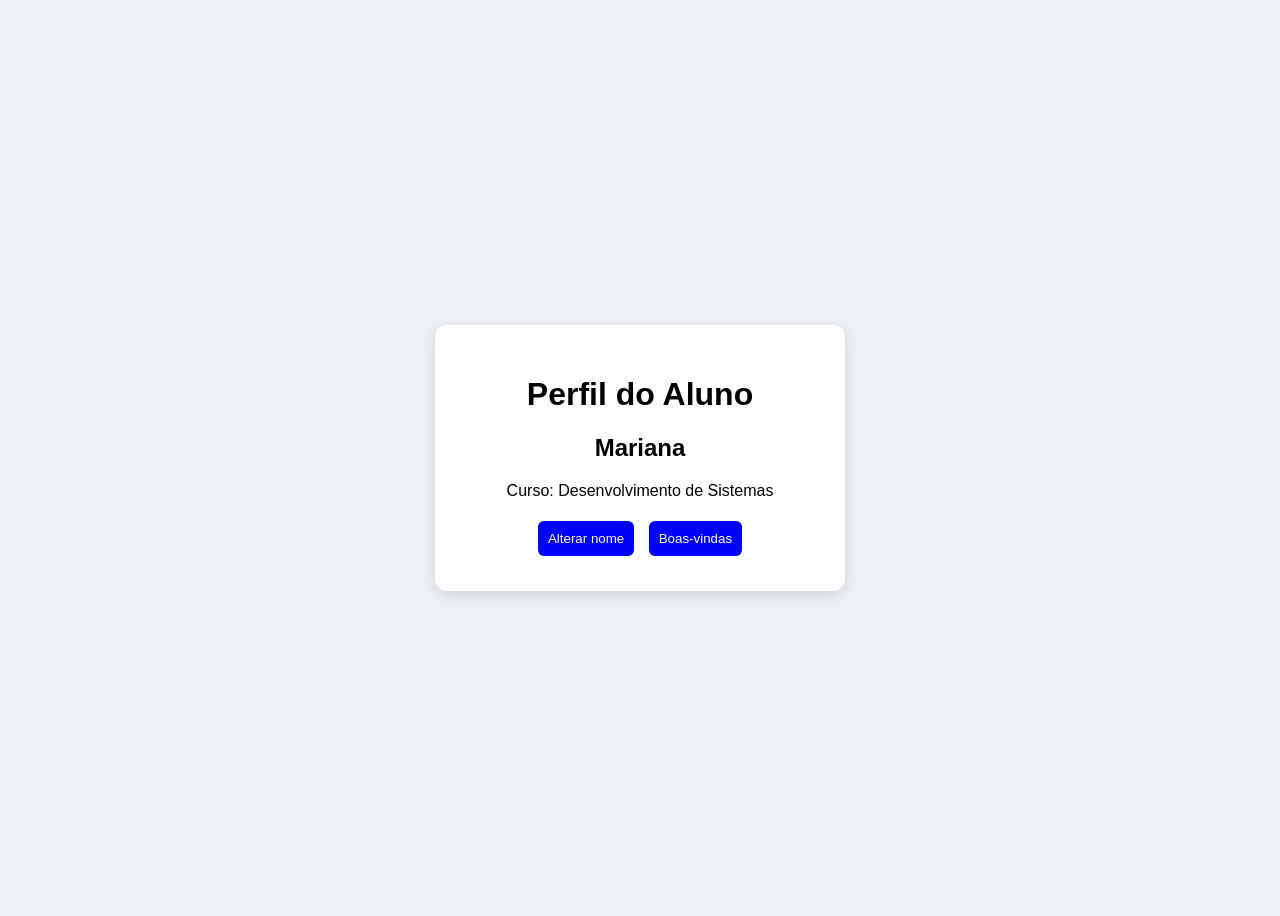
<file: Aula18/DOM/index.html>
<!DOCTYPE html>
<html lang="en">

<head>
    <meta charset="UTF-8">
    <meta name="viewport" content="width=device-width, initial-scale=1.0">
    <link rel="stylesheet" href="style.css">
    <title>Document</title>
</head>

<body>
    <div class="cartao">
        <h1>Perfil do Aluno</h1>

        <h2 id="nome">Mariana</h2>
        <p id="curso">Curso: Desenvolvimento de Sistemas</p>

        <div id="mensagem"></div>

        <button id="btnNome">Alterar nome</button>
        <button id="btnMensagem">Boas-vindas</button>

    </div>

    <script src="script.js" defer></script>

</body>

</html>
</file>
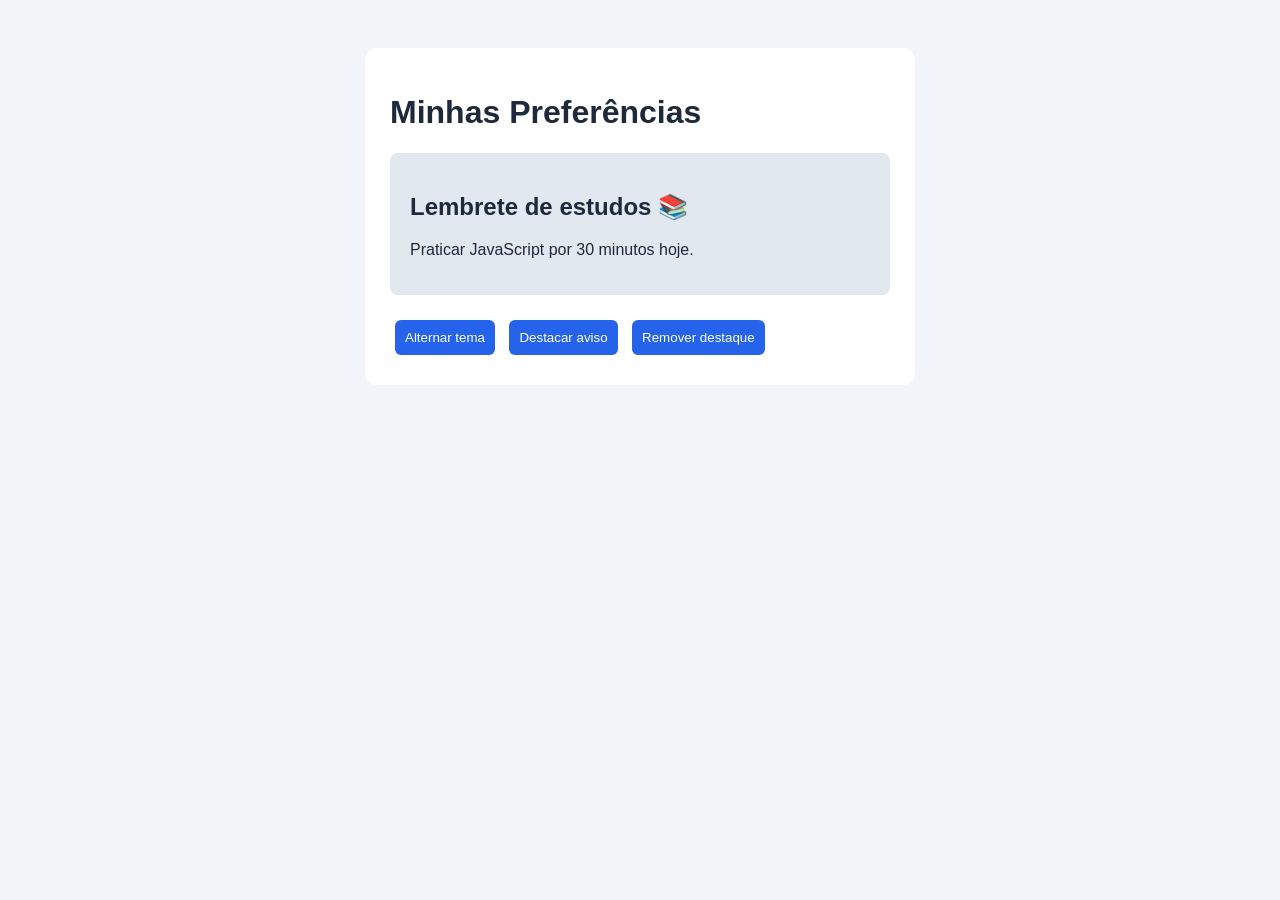
<file: Aula18/lembrete-de-estudos/index.html>
<!DOCTYPE html>
<html lang="pt-BR">
<head>
    <meta charset="UTF-8">
    <title>Painel de Preferências</title>
    <link rel="stylesheet" href="style.css">
    <script src="script.js" defer></script>
</head>
<body>

    <main class="painel">

        <h1>Minhas Preferências</h1>

        <div id="aviso" class="aviso">
            <h2>Lembrete de estudos 📚 </h2>
            <p>
                Praticar JavaScript por
                30 minutos hoje.
            </p>
        </div>

        <button id="btnTema">
            Alternar tema
        </button>

        <button id="btnDestacar">
            Destacar aviso
        </button>

        <button id="btnRemover">
            Remover destaque
        </button>

    </main>

</body>
</html>
</file>
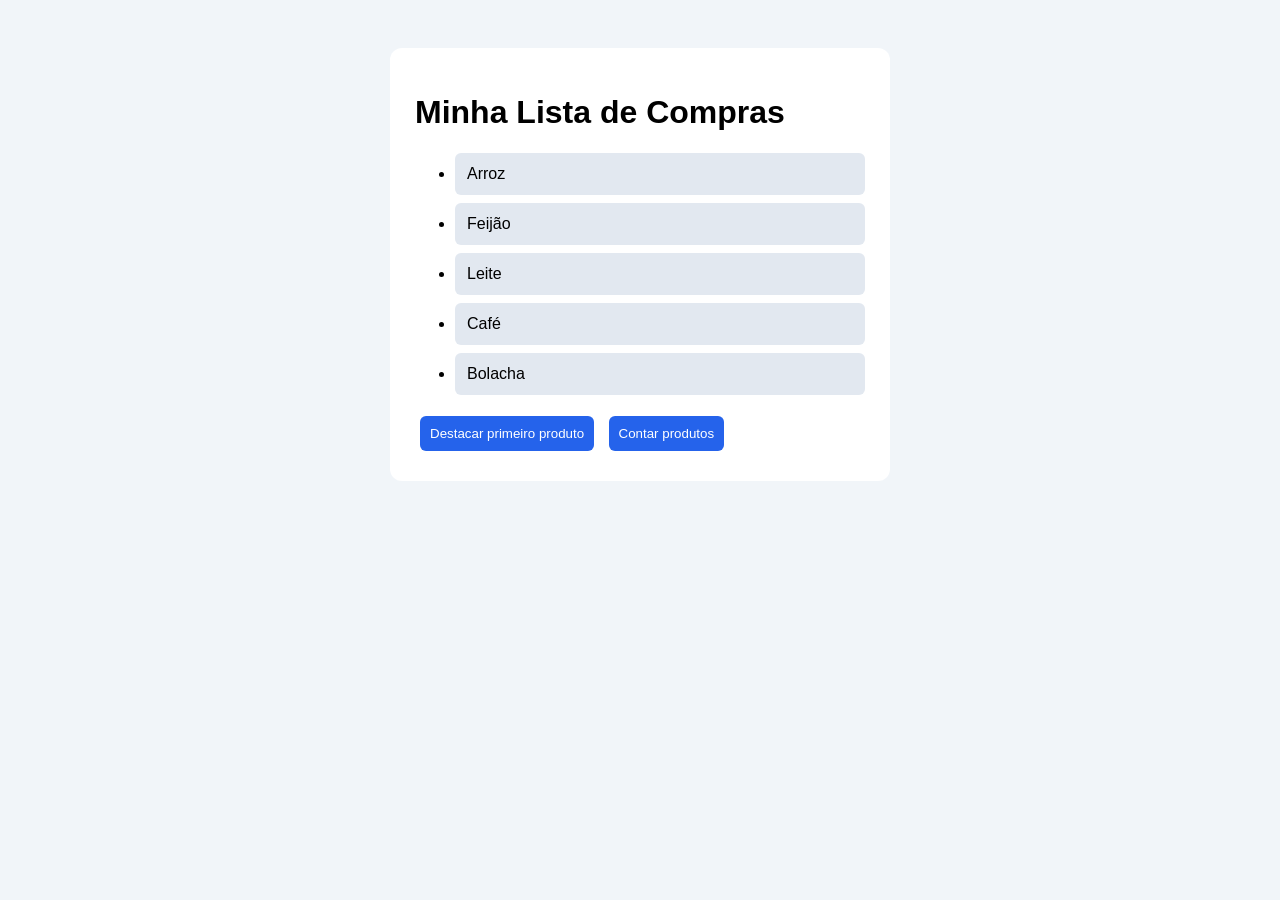
<file: Aula18/lista-de-compras/index.html>
<!DOCTYPE html>
<html lang="pt-BR">
<head>
    <meta charset="UTF-8">
    <title>Lista de Compras</title>
    <link rel="stylesheet" href="style.css">
    
</head>
<body>

    <main class="container">

        <h1>Minha Lista de Compras</h1>

        <ul id="lista">
            <li class="produto">Arroz</li>
            <li class="produto">Feijão</li>
            <li class="produto">Leite</li>
            <li class="produto">Café</li>
            <li class="produto">Bolacha</li>
        </ul>

        <p id="resultado"></p>

        <button id="btnDestacar">
            Destacar primeiro produto
        </button>

        <button id="btnContar">
            Contar produtos
        </button>

    </main>
    <script src="script.js" defer></script>
</body>
</html>
</file>
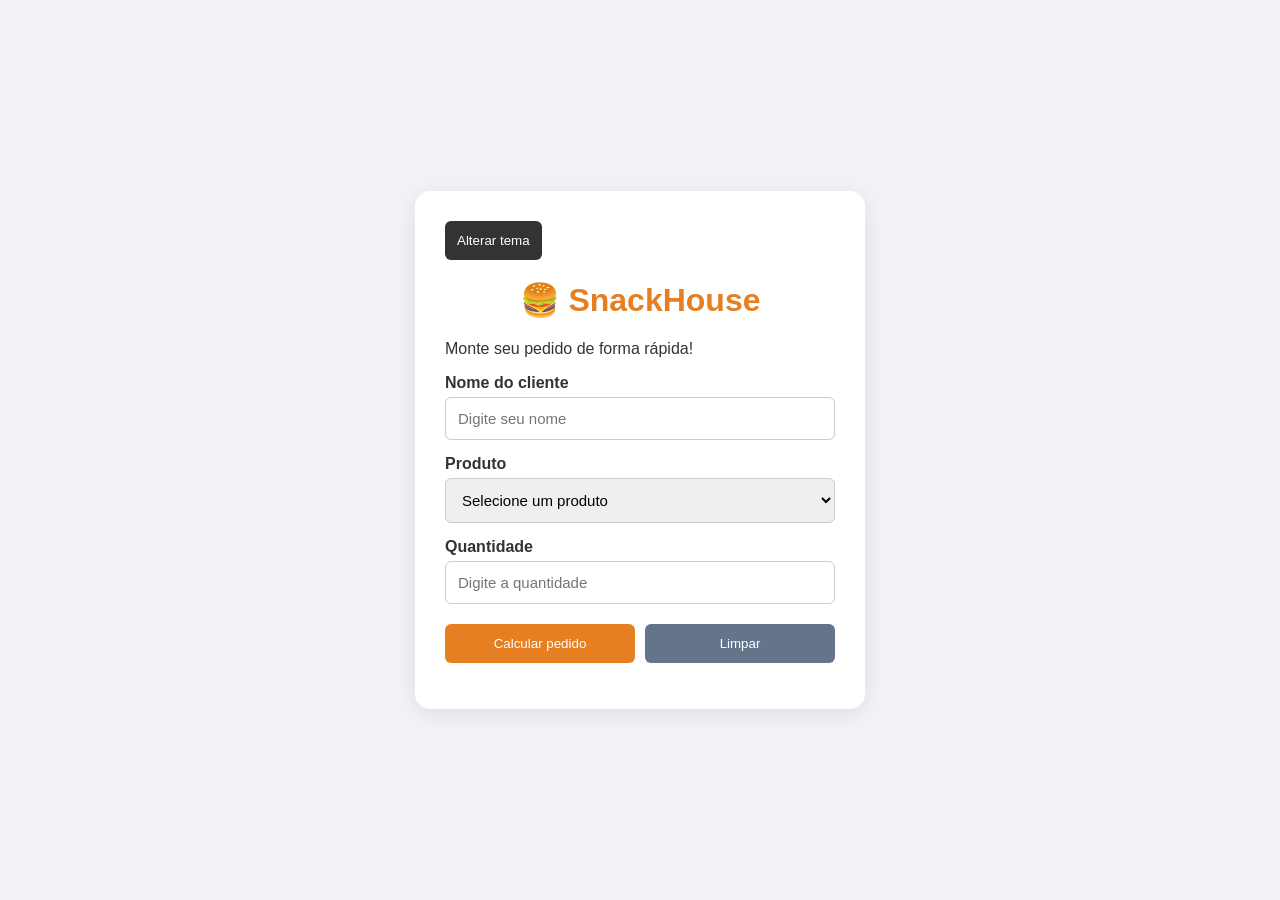
<file: Aula19/snackhouse/index.html>
<!DOCTYPE html>
<html lang="pt-BR">
<head>
    <meta charset="UTF-8">
    <meta name="viewport" content="width=device-width, initial-scale=1.0">
    <title>SnackHouse</title>
    <link rel="stylesheet" href="style.css">
</head>
<body>

    <main class="container">

        <button id="btnTema">Alterar tema</button>

        <h1>🍔 SnackHouse</h1>
        <p>Monte seu pedido de forma rápida!</p>

        <label for="cliente">Nome do cliente</label>
        <input type="text" id="cliente"
               placeholder="Digite seu nome">

        <label for="produto">Produto</label>

        <select id="produto">
            <option value="">Selecione um produto</option>
            <option value="15">Hambúrguer - R$ 15,00</option>
            <option value="8">Batata frita - R$ 8,00</option>
            <option value="6">Refrigerante - R$ 6,00</option>
            <option value="25">Combo especial - R$ 25,00</option>
        </select>

        <label for="quantidade">Quantidade</label>
        <input type="number" id="quantidade"
               min="1" placeholder="Digite a quantidade">

        <div class="botoes">
            <button id="btnCalcular">Calcular pedido</button>
            <button id="btnLimpar">Limpar</button>
        </div>

        <p id="mensagem"></p>

        <section id="resultado" class="oculto">
            <h2>Resumo do pedido</h2>
            <div id="resumo"></div>
        </section>

    </main>

    <script src="script.js"></script>

</body>
</html>
</file>
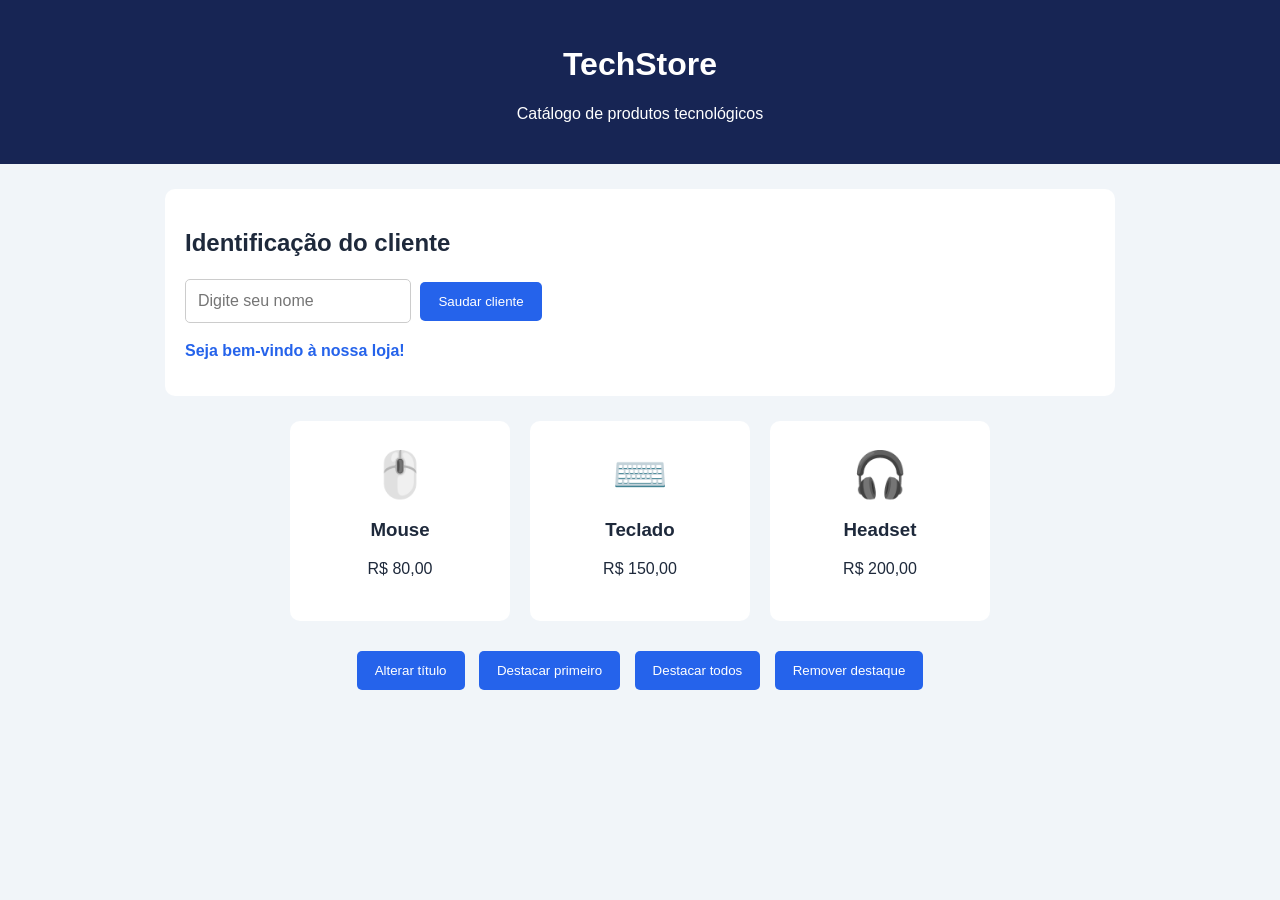
<file: Aula19/techstore/index.html>
<!DOCTYPE html>
<html lang="pt-BR">
<head>
    <meta charset="UTF-8">
    <meta name="viewport" content="width=device-width, initial-scale=1.0">

    <title>TechStore</title>

    <link rel="stylesheet" href="style.css">
    <script src="script.js" defer></script>
</head>
<body>

    <header>
        <h1 id="titulo">TechStore</h1>
        <p>Catálogo de produtos tecnológicos</p>
    </header>

    <main>

        <section class="cliente">

            <h2>Identificação do cliente</h2>

            <input type="text" id="nome"
                   placeholder="Digite seu nome">

            <button id="btnSaudar">Saudar cliente</button>

            <p id="mensagem">Seja bem-vindo à nossa loja!</p>

        </section>

        <section class="produtos">

            <div class="card">
                <span>🖱️</span>
                <h3>Mouse</h3>
                <p>R$ 80,00</p>
            </div>

            <div class="card">
                <span>⌨️</span>
                <h3>Teclado</h3>
                <p>R$ 150,00</p>
            </div>

            <div class="card">
                <span>🎧</span>
                <h3>Headset</h3>
                <p>R$ 200,00</p>
            </div>

        </section>

        <section class="acoes">

            <button id="btnTitulo">Alterar título</button>

            <button id="btnPrimeiro">Destacar primeiro</button>

            <button id="btnTodos">Destacar todos</button>

            <button id="btnRemover">Remover destaque</button>

        </section>

    </main>

</body>
</html>
</file>
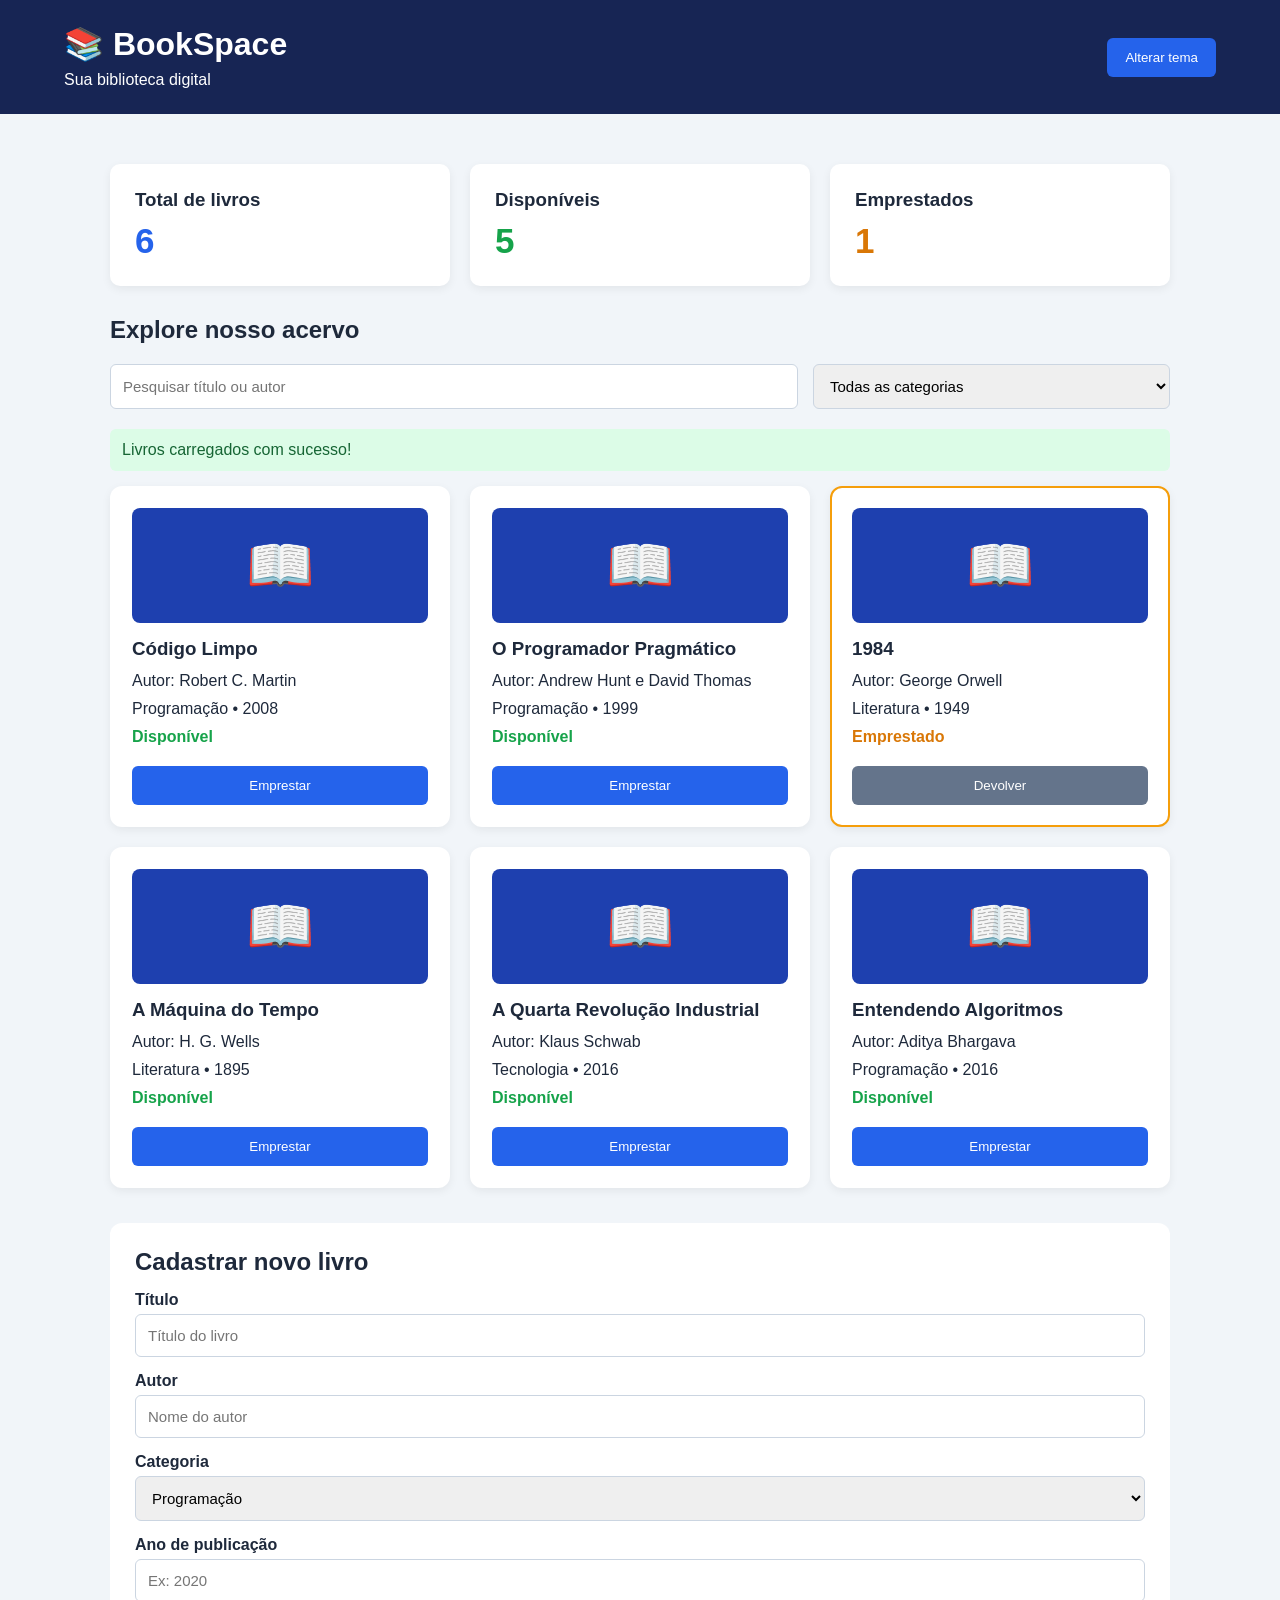
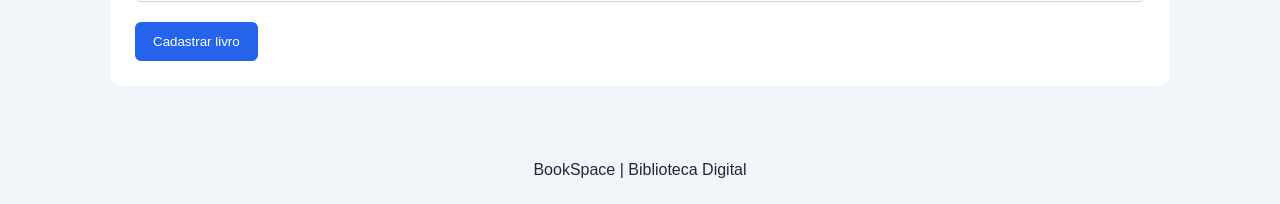
<file: Aula20/BookSpace/index.html>
<!DOCTYPE html>
<html lang="pt-BR">
<head>
    <meta charset="UTF-8">
    <meta name="viewport" content="width=device-width, initial-scale=1.0">

    <title>BookSpace - Biblioteca Digital</title>

    <link rel="stylesheet" href="css/style.css">
    <script src="js/script.js" defer></script>
</head>
<body>

    <header>
        <div>
            <h1>📚 BookSpace</h1>
            <p>Sua biblioteca digital</p>
        </div>

        <button id="btnTema">Alterar tema</button>
    </header>

    <main>

        <!-- Indicadores da biblioteca -->

        <section class="indicadores">

            <div class="indicador">
                <h3>Total de livros</h3>
                <span id="totalLivros">0</span>
            </div>

            <div class="indicador">
                <h3>Disponíveis</h3>
                <span id="totalDisponiveis">0</span>
            </div>

            <div class="indicador">
                <h3>Emprestados</h3>
                <span id="totalEmprestados">0</span>
            </div>

        </section>

        <!-- Pesquisa e filtros -->

        <section class="pesquisa">

            <h2>Explore nosso acervo</h2>

            <div class="filtros">

                <input type="text"
                       id="campoPesquisa"
                       placeholder="Pesquisar título ou autor">

                <select id="filtroCategoria">
                    <option value="">Todas as categorias</option>
                    <option value="Programação">Programação</option>
                    <option value="Tecnologia">Tecnologia</option>
                    <option value="Literatura">Literatura</option>
                </select>

            </div>

        </section>

        <!-- Mensagens do sistema -->

        <p id="mensagem" aria-live="polite">
            Carregando biblioteca...
        </p>

        <!-- Os livros serão inseridos pelo JavaScript -->

        <section id="listaLivros"></section>

        <!-- Cadastro de livros -->

        <section class="cadastro">

            <h2>Cadastrar novo livro</h2>

            <label for="titulo">Título</label>
            <input type="text" id="titulo"
                   placeholder="Título do livro">

            <label for="autor">Autor</label>
            <input type="text" id="autor"
                   placeholder="Nome do autor">

            <label for="categoria">Categoria</label>
            <select id="categoria">
                <option value="Programação">Programação</option>
                <option value="Tecnologia">Tecnologia</option>
                <option value="Literatura">Literatura</option>
            </select>

            <label for="ano">Ano de publicação</label>
            <input type="number" id="ano"
                   placeholder="Ex: 2020" min="1">

            <button id="btnCadastrar">
                Cadastrar livro
            </button>

        </section>

    </main>

    <footer>
        <p>BookSpace | Biblioteca Digital</p>
    </footer>

</body>
</html>
</file>
<file: Aula18/DOM/style.css>
body {
    font-family: Arial, sans-serif;
    background-color: #eef2f7;
    display: flex;
    justify-content: center;
    align-items: center;
    min-height: 100vh;
}

.cartao {
    background-color: white;
    padding: 30px;
    border-radius: 12px;
    width: 350px;
    text-align: center;
    box-shadow: 0 4px 15px #0002;
}
button {
    padding: 10px;
    margin: 5px;
    border: none;
    border-radius: 6px;
    background-color: blue;
    color: white;
    cursor: pointer;
}

.nome-alterado {
    color: blue;
    font-weight: bold;
}
</file>
<file: Aula18/lembrete-de-estudos/style.css>
body {
    font-family: Arial, sans-serif;
    background-color: #f1f5f9;
    color: #1e293b;
    padding: 40px;
}

.painel {
    max-width: 500px;
    margin: auto;
    padding: 25px;
    background: white;
    border-radius: 12px;
}

.aviso {
    background: #e2e8f0;
    padding: 20px;
    border-radius: 8px;
    margin-bottom: 20px;
}

.destaque {
    background-color: #fde68a;
    border-left: 5px solid #f59e0b;
}

.tema-escuro {
    background-color: #0f172a;
    color: white;
}

.tema-escuro .painel {
    background-color: #1e293b;
}

.tema-escuro .aviso {
    background-color: #334155;
}

.tema-escuro .aviso.destaque {
    background-color: #66501b;
}

button {
    padding: 10px;
    margin: 5px;
    border: none;
    border-radius: 6px;
    background-color: #2563eb;
    color: white;
    cursor: pointer;
}
</file>
<file: Aula18/lista-de-compras/style.css>
body {
    font-family: Arial, sans-serif;
    background-color: #f1f5f9;
    padding: 40px;
}
.container {
    max-width: 450px;
    margin: auto;
    background: white;
    padding: 25px;
    border-radius: 12px;
}

.produto {
    background: #e2e8f0;
    padding: 12px;
    margin: 8px 0;
    border-radius: 6px;
}

.destaque {
    background-color: #fde68a;
    font-weight: bold;
}

button {
    padding: 10px;
    margin: 5px;
    background: #2563eb;
    color: white;
    border: none;
    border-radius: 6px;
    cursor: pointer;
}
</file>
<file: Aula19/snackhouse/style.css>
* {
    box-sizing: border-box;
}

body {
    font-family: Arial, sans-serif;
    background-color: #f0f2f5;
    color: #333;
    min-height: 100vh;
    margin: 0;

    display: flex;
    justify-content: center;
    align-items: center;

    transition: 0.3s;
}

.container {
    background-color: white;
    width: 450px;
    max-width: 95%;
    padding: 30px;
    border-radius: 15px;
    box-shadow: 0 5px 20px #00000015;
}

h1 {
    color: #e67e22;
    text-align: center;
}

label {
    display: block;
    margin-top: 15px;
    margin-bottom: 5px;
    font-weight: bold;
}

input, select {
    width: 100%;
    padding: 12px;
    border: 1px solid #ccc;
    border-radius: 6px;
    font-size: 15px;
}

.botoes {
    display: flex;
    gap: 10px;
    margin-top: 20px;
}

button {
    flex: 1;
    padding: 12px;
    border: none;
    border-radius: 6px;
    cursor: pointer;
    background-color: #e67e22;
    color: white;
    transition: 0.3s;
}

button:hover {
    opacity: 0.8;
}

#btnLimpar {
    background-color: #64748b;
}

#btnTema {
    background-color: #333;
}

#resultado {
    background-color: #f1f5f9;
    padding: 15px;
    margin-top: 20px;
    border-radius: 8px;
}

.oculto {
    display: none;
}

.sucesso {
    color: #15803d;
    font-weight: bold;
}

.erro {
    color: #dc2626;
    font-weight: bold;
}

.escuro {
    background-color: #111827;
    color: white;
}

.escuro .container {
    background-color: #1f2937;
}

.escuro #resultado {
    background-color: #374151;
}

.escuro .sucesso {
    color: #86efac;
}

.escuro .erro {
    color: #fca5a5;
}
</file>
<file: Aula19/techstore/style.css>
* {
    box-sizing: border-box;
}

body {
    font-family: Arial, sans-serif;
    background-color: #f1f5f9;
    margin: 0;
    color: #1e293b;
}

header {
    background-color: #172554;
    color: white;
    text-align: center;
    padding: 25px;
}

main {
    max-width: 1000px;
    margin: auto;
    padding: 25px;
}

.cliente {
    background-color: white;
    padding: 20px;
    border-radius: 10px;
    margin-bottom: 25px;
}

input {
    padding: 12px;
    border: 1px solid #ccc;
    border-radius: 5px;
    font-size: 16px;
}

button {
    background-color: #2563eb;
    color: white;
    padding: 12px 18px;
    border: none;
    border-radius: 5px;
    cursor: pointer;
    margin: 5px;
}

button:hover {
    background-color: #1d4ed8;
}

.produtos {
    display: flex;
    justify-content: center;
    flex-wrap: wrap;
    gap: 20px;
}

.card {
    background-color: white;
    padding: 25px;
    width: 220px;
    text-align: center;
    border-radius: 10px;
    border: 2px solid transparent;
    transition: 0.3s;
}

.card span {
    font-size: 45px;
}

.acoes {
    text-align: center;
    margin-top: 25px;
}

#mensagem {
    color: #2563eb;
    font-weight: bold;
}

/* Classe que será manipulada pelo JavaScript */

.destaque {
    background-color: #dbeafe;
    border-color: #2563eb;
    transform: translateY(-5px);
}
</file>
<file: Aula20/BookSpace/css/style.css>
* {
    margin: 0;
    padding: 0;
    box-sizing: border-box;
}

body {
    font-family: Arial, sans-serif;
    background-color: #f1f5f9;
    color: #1e293b;
    transition: 0.3s;
}

header {
    background-color: #172554;
    color: white;
    padding: 25px 5%;
    display: flex;
    justify-content: space-between;
    align-items: center;
}

header p {
    margin-top: 8px;
}

main {
    max-width: 1100px;
    margin: 30px auto;
    padding: 20px;
}

/* Indicadores */

.indicadores {
    display: flex;
    flex-wrap: wrap;
    gap: 20px;
    margin-bottom: 30px;
}

.indicador {
    flex: 1;
    min-width: 180px;
    background-color: white;
    padding: 25px;
    border-radius: 10px;
    box-shadow: 0 3px 10px #00000010;
}

.indicador span {
    display: block;
    font-size: 35px;
    font-weight: bold;
    margin-top: 10px;
    color: #2563eb;
}

#totalDisponiveis {
    color: #16a34a;
}

#totalEmprestados {
    color: #d97706;
}

/* Pesquisa */

.filtros {
    display: flex;
    flex-wrap: wrap;
    gap: 15px;
    margin: 20px 0;
}

.filtros input {
    flex: 2;
}

.filtros select {
    flex: 1;
}

input, select {
    padding: 12px;
    border: 1px solid #cbd5e1;
    border-radius: 6px;
    font-size: 15px;
}

/* Cards dos livros */

#listaLivros {
    display: flex;
    flex-wrap: wrap;
    gap: 20px;
}

.card {
    flex: 1 1 280px;
    background-color: white;
    padding: 20px;
    border-radius: 12px;
    border: 2px solid transparent;
    box-shadow: 0 3px 10px #00000010;
    transition: 0.3s;
}

.card:hover {
    transform: translateY(-4px);
}

.capa {
    background-color: #1e40af;
    padding: 25px;
    font-size: 55px;
    text-align: center;
    border-radius: 8px;
    margin-bottom: 15px;
}

.card h3 {
    margin-bottom: 12px;
}

.card p {
    margin-bottom: 10px;
}

.status {
    color: #16a34a;
    font-weight: bold;
}

/* Botões */

button {
    background-color: #2563eb;
    color: white;
    padding: 12px 18px;
    border: none;
    border-radius: 6px;
    cursor: pointer;
    transition: 0.3s;
}

button:hover {
    background-color: #1d4ed8;
}

.card button {
    width: 100%;
    margin-top: 10px;
}

button:disabled {
    opacity: 0.5;
    cursor: not-allowed;
}

/* Cadastro */

.cadastro {
    margin-top: 35px;
    padding: 25px;
    background-color: white;
    border-radius: 12px;
}

.cadastro label {
    display: block;
    margin-top: 15px;
    margin-bottom: 5px;
    font-weight: bold;
}

.cadastro input,
.cadastro select {
    width: 100%;
}

.cadastro button {
    margin-top: 20px;
}

/* Mensagens */

#mensagem {
    padding: 12px;
    margin: 15px 0;
    border-radius: 6px;
}

.sucesso {
    background-color: #dcfce7;
    color: #166534;
}

.erro {
    background-color: #fee2e2;
    color: #991b1b;
}

/* Classes controladas pelo JavaScript */

.emprestado {
    border-color: #f59e0b;
}

.emprestado .status {
    color: #d97706;
}

.emprestado button {
    background-color: #64748b;
}

.tema-escuro {
    background-color: #0f172a;
    color: white;
}

.tema-escuro .card,
.tema-escuro .indicador,
.tema-escuro .cadastro {
    background-color: #1e293b;
}

.tema-escuro input,
.tema-escuro select {
    background-color: #334155;
    color: white;
}

footer {
    text-align: center;
    padding: 25px;
}
</file>
